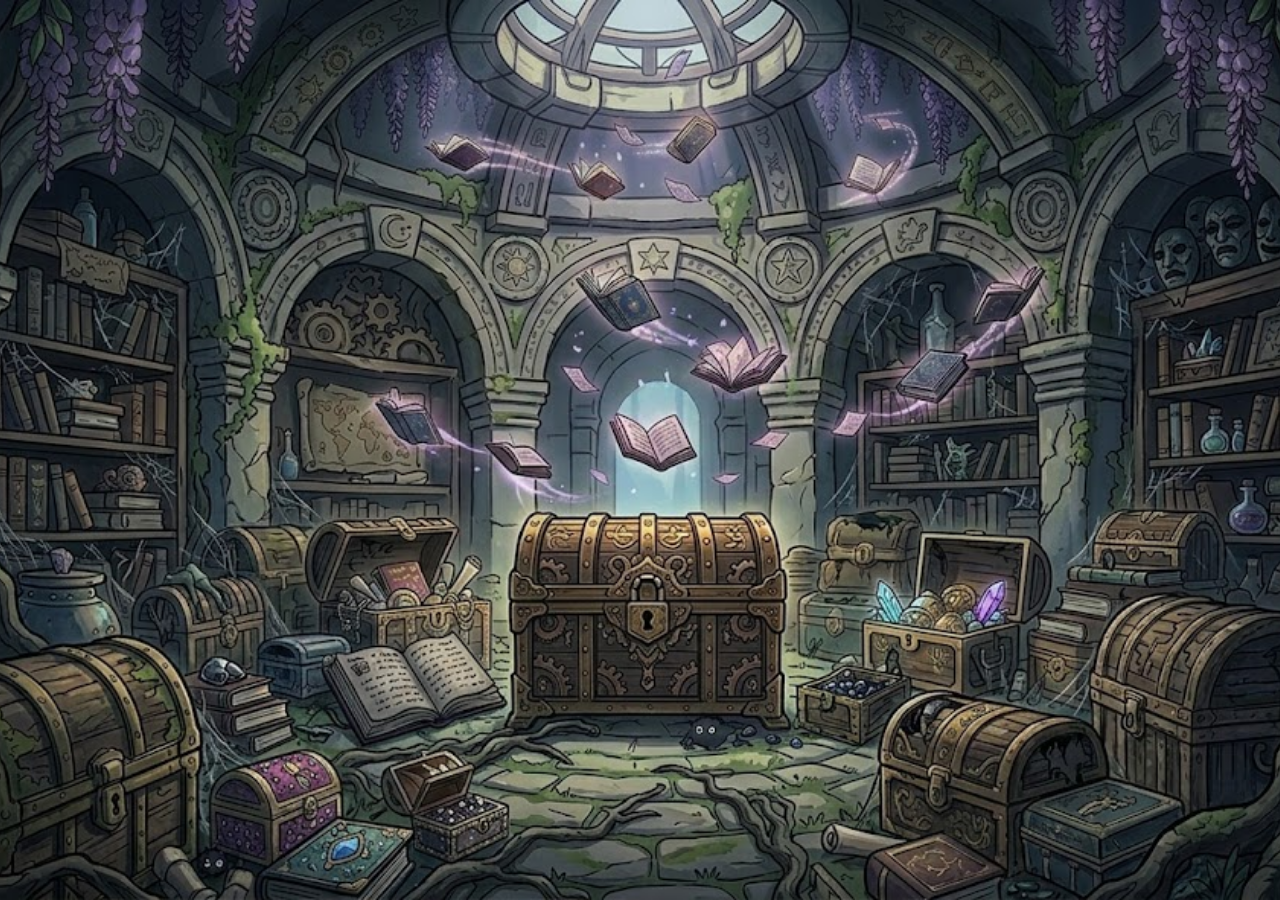
<file: public/Portas/final.html>
<!DOCTYPE html>
<html lang="en">
<head>
    <meta charset="UTF-8">
    <meta name="viewport" content="width=device-width, initial-scale=1.0">
     <title>Grimorio de memori</title>
    <link rel="stylesheet" href="final.css">
</head>
<body>
    <a href="/Portas/grimorio.html" class="porta_esquerda"></a>
   
</body>
</html>
</file>
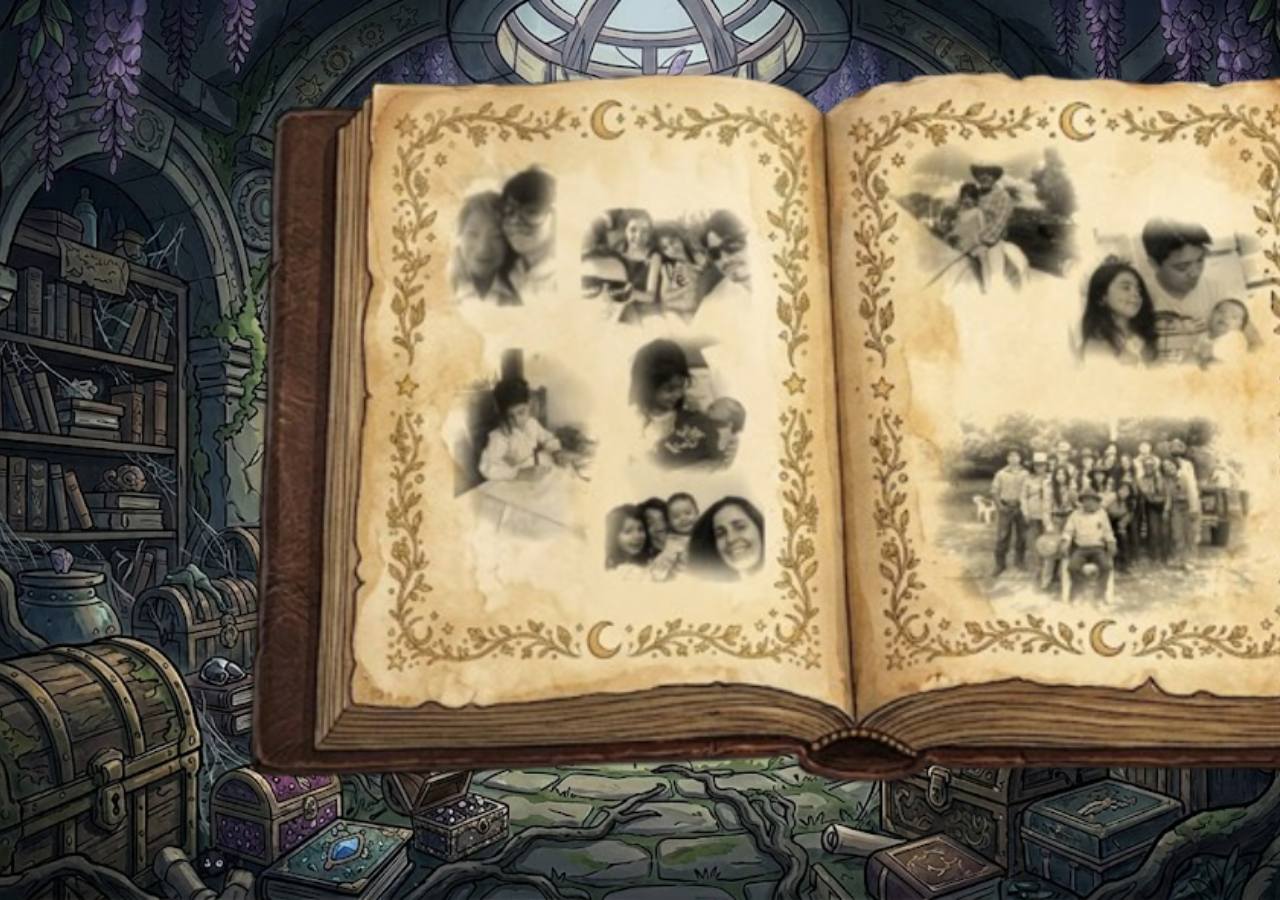
<file: public/Portas/grimorio.html>
<!DOCTYPE html>
<html lang="en">
<head>
    <meta charset="UTF-8">
    <meta name="viewport" content="width=device-width, initial-scale=1.0">
    <title>Grimorio de memori</title>
    <link rel="stylesheet" href="grimorio.css">
</head>
<body>
    <div class="dialogo" id="caixa">
        
        <div id="texto"></div>
        <button id="proxima" onclick="proximo()">Proximo > </button>
        
    </div>
    <div class="imagem">
        <img src="imagens/grimorio.png" alt="">
    </div>
</body>
</html>
<script>
    
  

   const frases = [
        `Espere... isso são minhas memórias!`
    ];

    let i = 0;
    let j = 0;

    caixa.style.display = "none";
    



        function escrever() {
        
            let fraseAtual = frases[j];

            if (i < fraseAtual.length) {
             texto.innerHTML += fraseAtual.charAt(i);
             i++;
                setTimeout(escrever, 60);
            } else {
          
             if (j < frases.length - 1) {
                    proximo.style.display = 'block';
                }else {
                  setTimeout(() => {
                    caixa.style.display = 'none'
                 }, 4000)
                }
            }
        }


       setTimeout(() => {
            escrever();
        }, 2000);

        setTimeout(() => {
         caixa.style.display = "block"; // mostra a caixa
         escrever();
        }, 2000);

    

function proximo() {
    j++;              
    i = 0;               
    texto.innerHTML = ""; 
    if (j < frases.length) {
        
        escrever()

    }else {

        location.href = "memorias.html";
    
    }
       
}





</script>
</file>
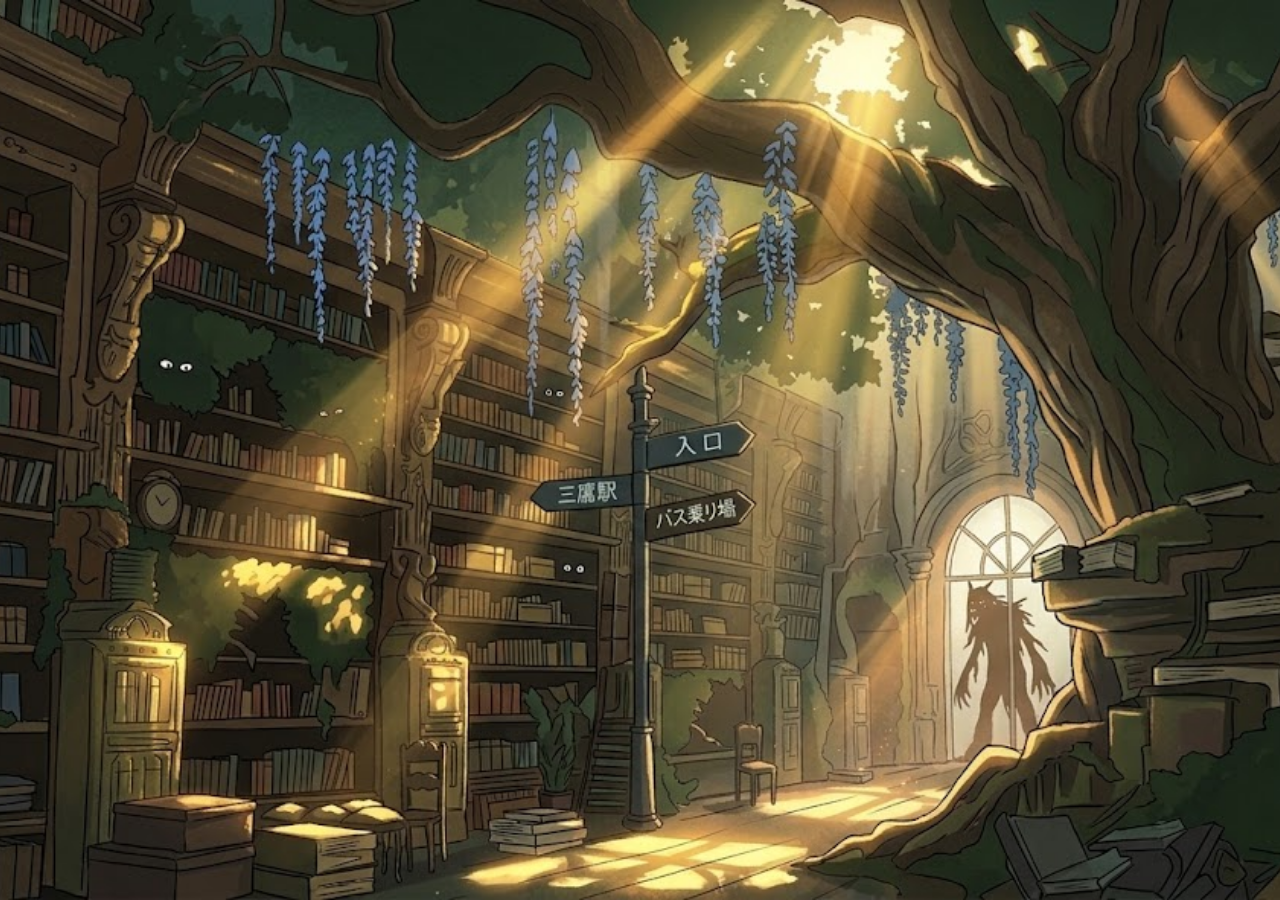
<file: public/Tela inicial/tutorial.html>
<!DOCTYPE html>
<html lang="en">
<head>
    <meta charset="UTF-8">
    <meta name="viewport" content="width=device-width, initial-scale=1.0">
    <title>Sobre o site</title>
    <link rel="stylesheet" href="/public/Tela inicial/tutorial.css">
</head>
<body>
    
</body>
</html>
</file>
<file: public/Portas/final.css>
body{
  margin: 0;
  padding: 0;
  height: 100%; 
  width: 100%; 
  background-image: url('imagens/sala-bau.png.png');
  background-position: center;
  background-repeat: no-repeat;
  background-size: cover;
  background-attachment: fixed;

  background-image: url("imagens/sala-bau.png");
  background-position: center;
  background-repeat: no-repeat;
  background-size: cover;
}

.porta_esquerda{
    position: absolute;
    left: 50%;
    width: 50%;
    height: 100%;
}



body:has(.porta_esquerda:hover){
    background-image: url("imagens/sala-bau-aberto.png");
}
</file>
<file: public/Portas/grimorio.css>
body{
  margin: 0;
  padding: 0;
  height: 100%; 
  width: 100%; 
  background-image: url('imagens/sala-bau-aberto.png');
  background-position: center;
  background-repeat: no-repeat;
  background-size: cover;
  background-attachment: fixed;

  background-image: url("imagens/sala-bau-aberto.png");
  background-position: center;
  background-repeat: no-repeat;
  background-size: cover;
}

.imagem img{
    width: 1500px;
    margin-left: 5%;
    position: absolute;
    z-index: 1;
}



.dialogo{
  width: 610px;
  padding: 110px;
  background-color: rgba(0, 0, 0, 0.489);
  border-radius: 25%;
  backdrop-filter: blur(80%);
  box-shadow: 0 0 30px rgba(0,0,0,0.7);

  margin-left: 28%;
  margin-top: 10%;
  position: absolute;
  z-index: 10;
}

@font-face {
    font-family: 'heartsome';
    src: url('/Tela inicial/imagem/fontes/Heartsome DEMO.otf') format('truetype');
    font-weight: normal;
    font-style: normal;
}

@font-face {
    font-family: 'Garden';
    src: url('/Tela inicial/imagem/fontes/The Garden of Lights.ttf') format('truetype');
    font-weight: normal;
    font-style: normal;
}


#texto{
  color: rgb(247, 236, 149);
  font-family: Heart;
  margin-left: 15%;
  font-style: oblique;
  border-color: rgb(184, 109, 11);
  font-size: 24px;
  position: absolute;
}

#proxima{

  display: flex;
  justify-content: center;
  align-items: center;

  margin-left: 40%;
  margin-top: 10%;

  background: none;
  border: none;
  font-family: Garden;
  color: rgb(255, 245, 180);
  cursor:pointer;
  font-size: 14px;
  position: absolute;
}
</file>
<file: public/Tela inicial/tutorial.css>
body{
  margin: 0;
  padding: 0;
  height: 100%; 
  width: 100%; 
  background-image: url('imagem/fundo_tela_inicial.png');
  background-position: center;
  background-repeat: no-repeat;
  background-size: cover;
  background-attachment: fixed;

}
</file>
